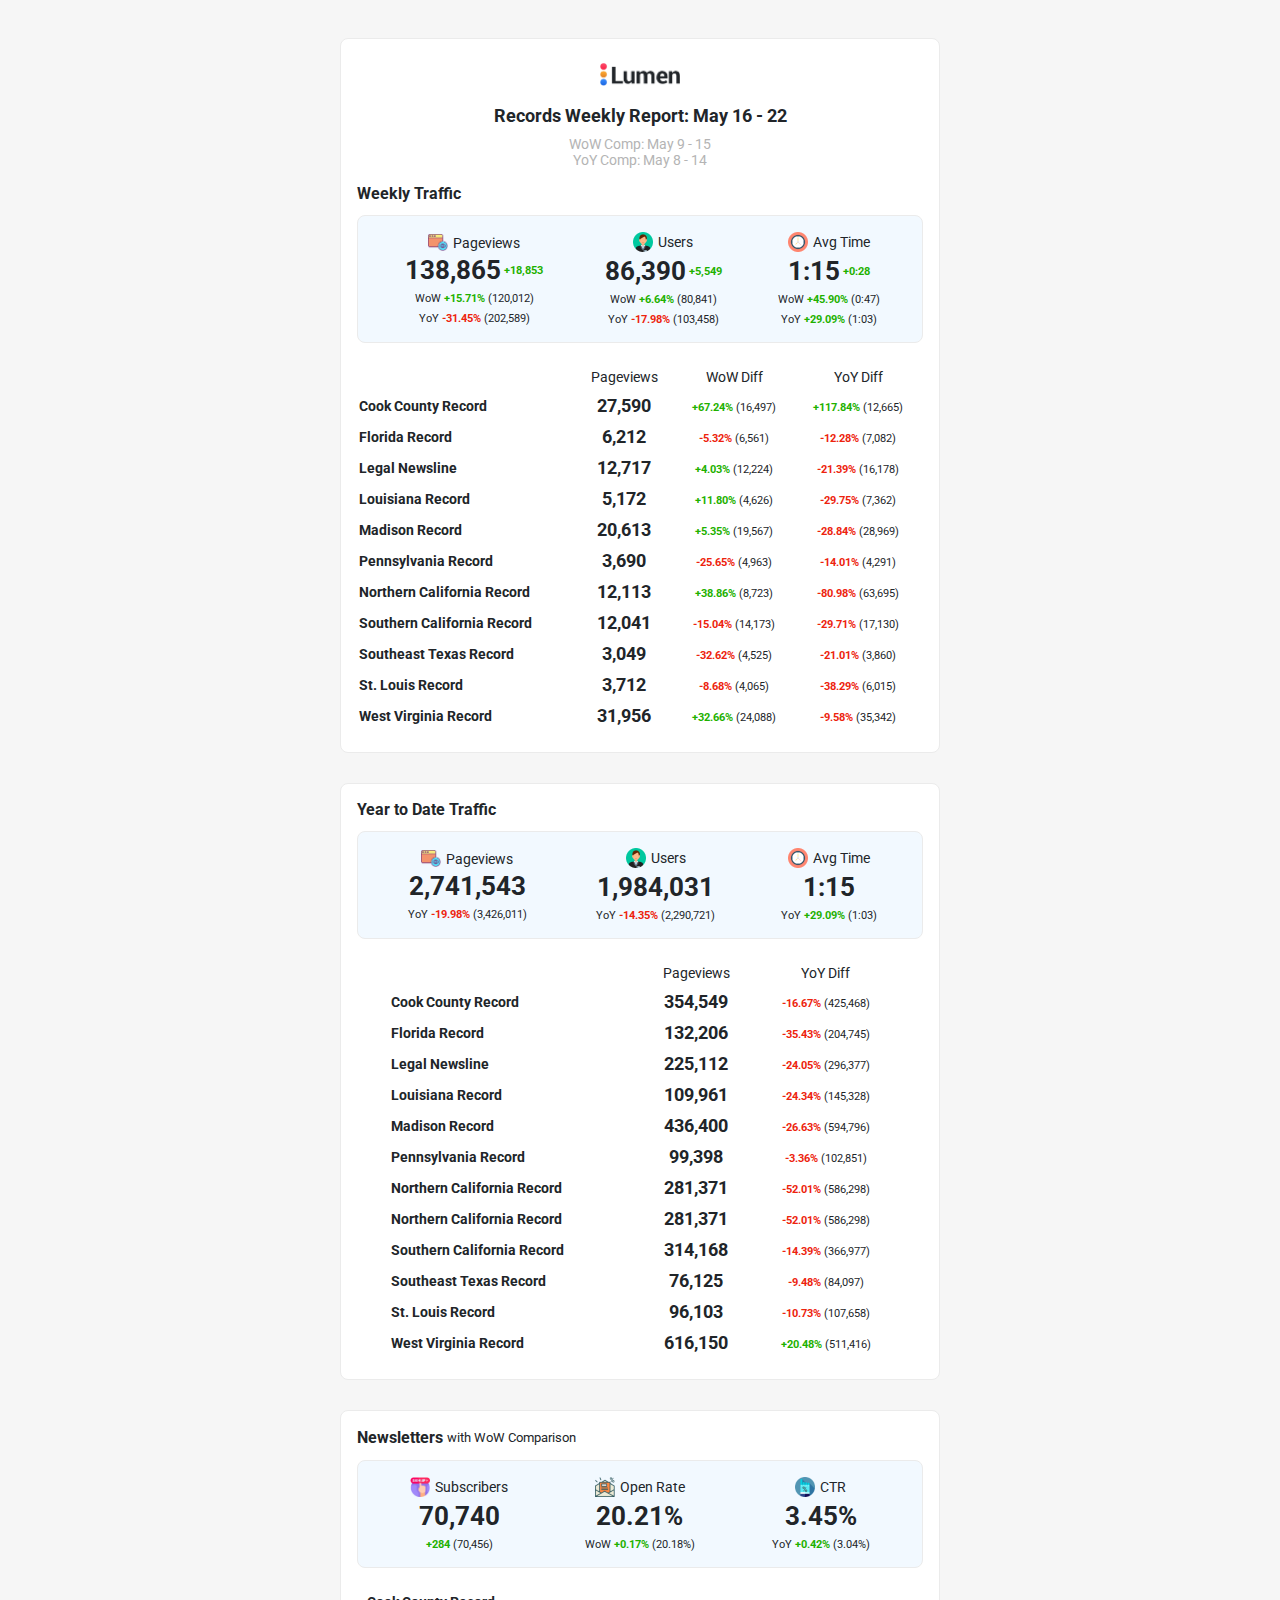
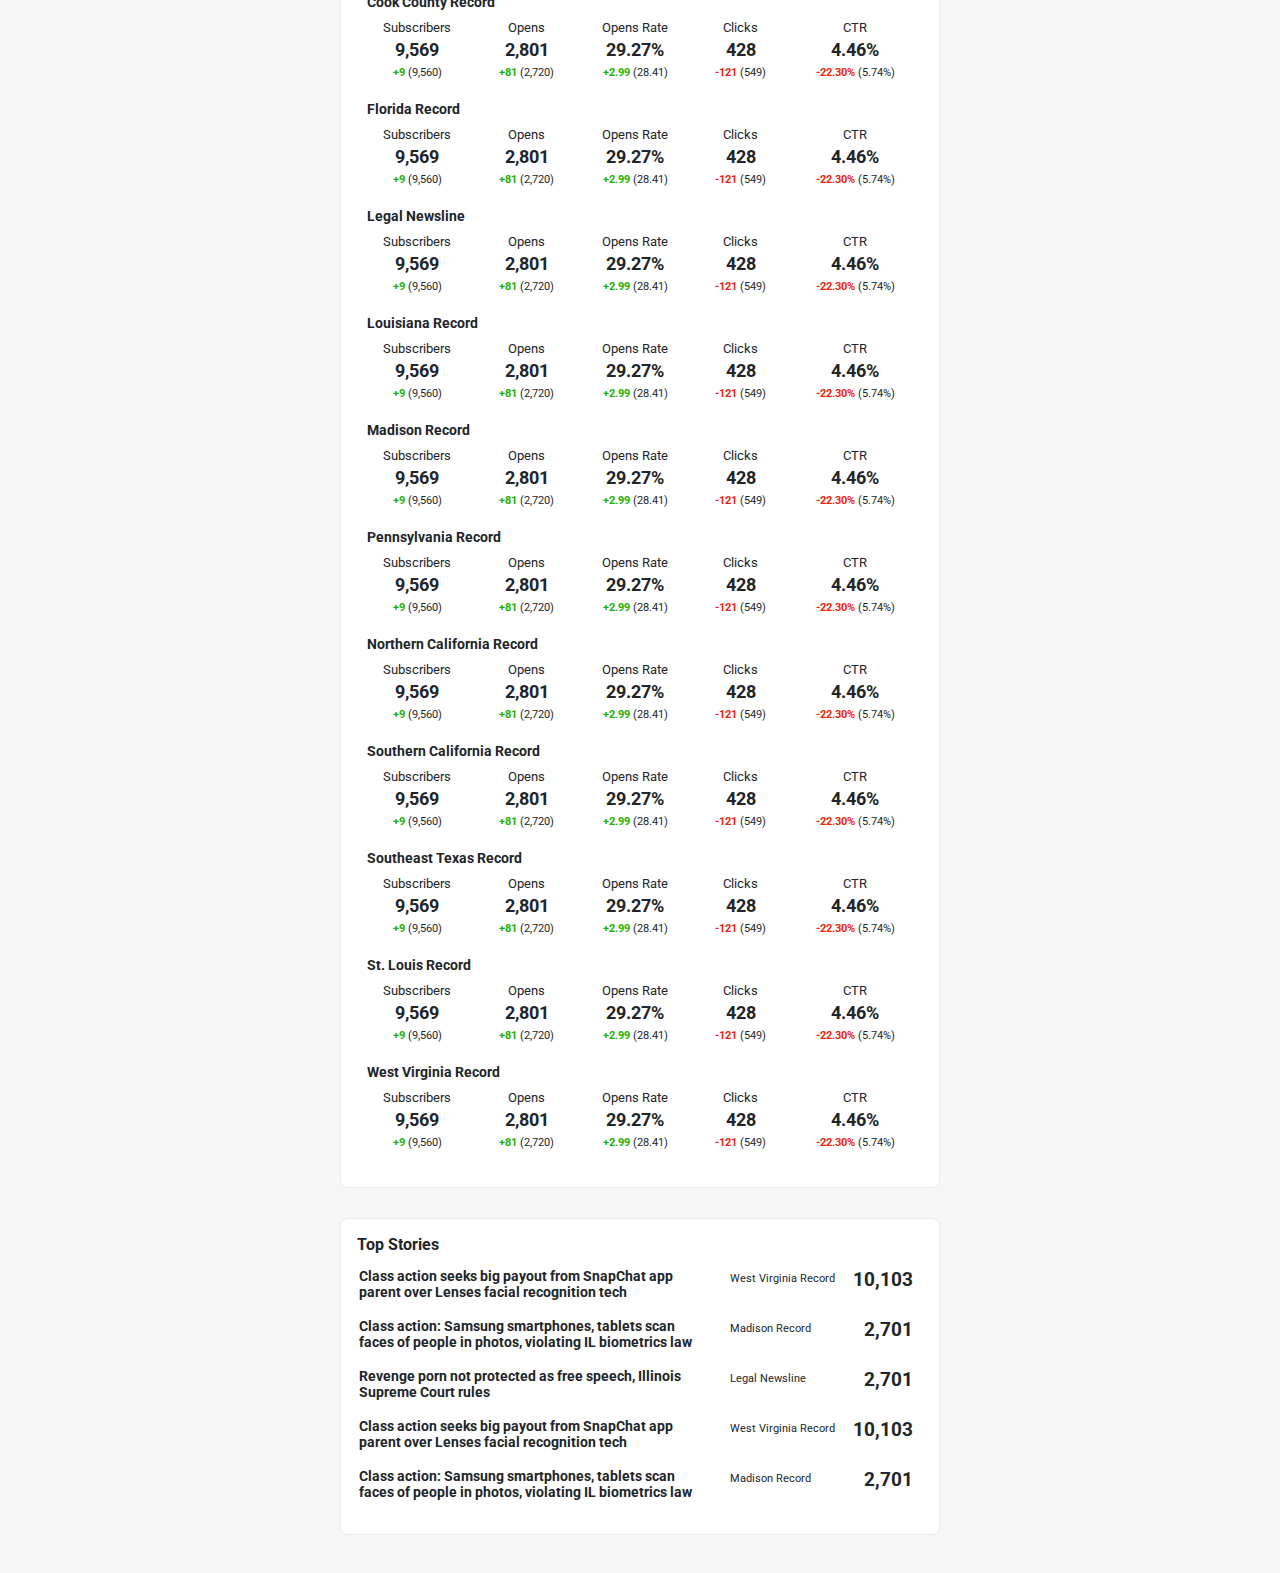
<file: email-network.html>
<!doctype html>
<html lang="en">
	<head>
		<meta charset="utf-8">
		<title>Lumen</title>
		<meta name="viewport" content="width=device-width, initial-scale=1, shrink-to-fit=no">
		<link rel="stylesheet" href="css/emails.css">
	</head>
	
	<body>

		<div class="email-container">
			<div class="email-card">
				<div class="text-center">
					<div class="mt-2">
						<img src="img/brand.png" alt="" width="80">
					</div>			
					<div class="report">Records Weekly Report: May 16 - 22</div>
					<div class="dates">WoW Comp: May 9 - 15</div>
					<div class="dates mt-0">YoY Comp: May 8 - 14</div>
				</div>
				<div class="title mt-3">Weekly Traffic</div>
				<div class="email-card-gray">
					<table class="table-email">
						<thead>
							<tr>
								<td>
									<div>
										<img src="img/email-2.png" alt="" width="20" class="vam">
										<span class="vam published">Pageviews</span>
									</div>
									<div class="mt-1">
										<span class="vam number-small">138,865</span>
										<span class="vam success">+18,853</span>
									</div>
									<div class="mt-1">
										<span class="vam fz-11">WoW</span>
										<span class="vam success">+15.71%</span>
										<span class="vam fz-11">(120,012)</span>
									</div>
									<div class="mt-1">
										<span class="vam fz-11">YoY</span>
										<span class="vam fail">-31.45%</span>
										<span class="vam fz-11">(202,589)</span>
									</div>
								</td>
								<td>
									<div>
										<img src="img/email-3.png" alt="" width="20" class="vam">
										<span class="vam published">Users</span>
									</div>
									<div class="mt-1">
										<span class="vam number-small">86,390</span>
										<span class="vam success">+5,549</span>
									</div>
									<div class="mt-1">
										<span class="vam fz-11">WoW</span>
										<span class="vam success">+6.64%</span>
										<span class="vam fz-11">(80,841)</span>
									</div>
									<div class="mt-1">
										<span class="vam fz-11">YoY</span>
										<span class="vam fail">-17.98%</span>
										<span class="vam fz-11">(103,458)</span>
									</div>
								</td>
								<td>
									<div>
										<img src="img/email-4.png" alt="" width="20" class="vam">
										<span class="vam published">Avg Time</span>
									</div>
									<div class="mt-1">
										<span class="vam number-small">1:15</span>
										<span class="vam success">+0:28</span>
									</div>
									<div class="mt-1">
										<span class="vam fz-11">WoW</span>
										<span class="vam success">+45.90%</span>
										<span class="vam fz-11">(0:47)</span>
									</div>
									<div class="mt-1">
										<span class="vam fz-11">YoY</span>
										<span class="vam success">+29.09%</span>
										<span class="vam fz-11">(1:03)</span>
									</div>
								</td>
							</tr>
						</thead>
					</table>
				</div>
				<div class="table-box mt-4">
					<table class="table-black table-statistics">
						<thead>
							<tr>
								<td></td>
								<td>
									<div>Pageviews</div>
								</td>
								<td>
									<div>WoW Diff</div>
								</td>
								<td>
									<div>YoY Diff</div>
								</td>
							</tr>
							<tr>
								<td class="fw-bold">Cook County Record</td>
								<td>
									<div class="number">27,590</div>
								</td>
								<td>
									<span class="vam success">+67.24%</span>
									<span class="vam fz-11">(16,497)</span>
								</td>
								<td>
									<span class="vam success">+117.84%</span>
									<span class="vam fz-11">(12,665)</span>
								</td>
							</tr>
							<tr>
								<td class="fw-bold">Florida Record</td>
								<td>
									<div class="number">6,212</div>
								</td>
								<td>
									<span class="vam fail">-5.32%</span>
									<span class="vam fz-11">(6,561)</span>
								</td>
								<td>
									<span class="vam fail">-12.28%</span>
									<span class="vam fz-11">(7,082)</span>
								</td>
							</tr>
							<tr>
								<td class="fw-bold">Legal Newsline</td>
								<td>
									<div class="number">12,717</div>
								</td>
								<td>
									<span class="vam success">+4.03%</span>
									<span class="vam fz-11">(12,224)</span>
								</td>
								<td>
									<span class="vam fail">-21.39%</span>
									<span class="vam fz-11">(16,178)</span>
								</td>
							</tr>
							<tr>
								<td class="fw-bold">Louisiana Record</td>
								<td>
									<div class="number">5,172</div>
								</td>
								<td>
									<span class="vam success">+11.80%</span>
									<span class="vam fz-11">(4,626)</span>
								</td>
								<td>
									<span class="vam fail">-29.75%</span>
									<span class="vam fz-11">(7,362)</span>
								</td>
							</tr>
							<tr>
								<td class="fw-bold">Madison Record</td>
								<td>
									<div class="number">20,613</div>
								</td>
								<td>
									<span class="vam success">+5.35%</span>
									<span class="vam fz-11">(19,567)</span>
								</td>
								<td>
									<span class="vam fail">-28.84%</span>
									<span class="vam fz-11">(28,969)</span>
								</td>
							</tr>
							<tr>
								<td class="fw-bold">Pennsylvania Record</td>
								<td>
									<div class="number">3,690</div>
								</td>
								<td>
									<span class="vam fail">-25.65%</span>
									<span class="vam fz-11">(4,963)</span>
								</td>
								<td>
									<span class="vam fail">-14.01%</span>
									<span class="vam fz-11">(4,291)</span>
								</td>
							</tr>
							<tr>
								<td class="fw-bold">Northern California Record</td>
								<td>
									<div class="number">12,113</div>
								</td>
								<td>
									<span class="vam success">+38.86%</span>
									<span class="vam fz-11">(8,723)</span>
								</td>
								<td>
									<span class="vam fail">-80.98%</span>
									<span class="vam fz-11">(63,695)</span>
								</td>
							</tr>
							<tr>
								<td class="fw-bold">Southern California Record</td>
								<td>
									<div class="number">12,041</div>
								</td>
								<td>
									<span class="vam fail">-15.04%</span>
									<span class="vam fz-11">(14,173)</span>
								</td>
								<td>
									<span class="vam fail">-29.71%</span>
									<span class="vam fz-11">(17,130)</span>
								</td>
							</tr>
							<tr>
								<td class="fw-bold">Southeast Texas Record</td>
								<td>
									<div class="number">3,049</div>
								</td>
								<td>
									<span class="vam fail">-32.62%</span>
									<span class="vam fz-11">(4,525)</span>
								</td>
								<td>
									<span class="vam fail">-21.01%</span>
									<span class="vam fz-11">(3,860)</span>
								</td>
							</tr>
							<tr>
								<td class="fw-bold">St. Louis Record</td>
								<td>
									<div class="number">3,712</div>
								</td>
								<td>
									<span class="vam fail">-8.68%</span>
									<span class="vam fz-11">(4,065)</span>
								</td>
								<td>
									<span class="vam fail">-38.29%</span>
									<span class="vam fz-11">(6,015)</span>
								</td>
							</tr>
							<tr>
								<td class="fw-bold">West Virginia Record</td>
								<td>
									<div class="number">31,956</div>
								</td>
								<td>
									<span class="vam success">+32.66%</span>
									<span class="vam fz-11">(24,088)</span>
								</td>
								<td>
									<span class="vam fail">-9.58%</span>
									<span class="vam fz-11">(35,342)</span>
								</td>
							</tr>
						</thead>
					</table>
				</div>
			</div>
			<div class="email-card">
				<div class="title">Year to Date Traffic</div>
				<div class="email-card-gray">
					<table class="table-email">
						<thead>
							<tr>
								<td>
									<div>
										<img src="img/email-2.png" alt="" width="20" class="vam">
										<span class="vam published">Pageviews</span>
									</div>
									<div class="mt-1">
										<span class="number-small">2,741,543</span>
									</div>
									<div class="mt-1">
										<span class="vam fz-11">YoY</span>
										<span class="vam fail">-19.98%</span>
										<span class="vam fz-11">(3,426,011)</span>
									</div>
								</td>
								<td>
									<div>
										<img src="img/email-3.png" alt="" width="20" class="vam">
										<span class="vam published">Users</span>
									</div>
									<div class="mt-1">
										<span class="number-small">1,984,031</span>
									</div>
									<div class="mt-1">
										<span class="vam fz-11">YoY</span>
										<span class="vam fail">-14.35%</span>
										<span class="vam fz-11">(2,290,721)</span>
									</div>
								</td>
								<td>
									<div>
										<img src="img/email-4.png" alt="" width="20" class="vam">
										<span class="vam published">Avg Time</span>
									</div>
									<div class="mt-1">
										<span class="number-small">1:15</span>
									</div>
									<div class="mt-1">
										<span class="vam fz-11">YoY</span>
										<span class="vam success">+29.09%</span>
										<span class="vam fz-11">(1:03)</span>
									</div>
								</td>
							</tr>
						</thead>
					</table>
				</div>
				<div class="table-box mt-4">
					<table class="table-black table-statistics table-statistics-small">
						<thead>
							<tr>
								<td></td>
								<td></td>
								<td>
									<div>Pageviews</div>
								</td>
								<td>
									<div>YoY Diff</div>
								</td>
								<td></td>
							</tr>
							<tr>
								<td></td>
								<td class="fw-bold">Cook County Record</td>
								<td>
									<div class="number">354,549</div>
								</td>
								<td>
									<span class="vam fail">-16.67%</span>
									<span class="vam fz-11">(425,468)</span>
								</td>
								<td></td>
							</tr>
							<tr>
								<td></td>
								<td class="fw-bold">Florida Record</td>
								<td>
									<div class="number">132,206</div>
								</td>
								<td>
									<span class="vam fail">-35.43%</span>
									<span class="vam fz-11">(204,745)</span>
								</td>
								<td></td>
							</tr>
							<tr>
								<td></td>
								<td class="fw-bold">Legal Newsline</td>
								<td>
									<div class="number">225,112</div>
								</td>
								<td>
									<span class="vam fail">-24.05%</span>
									<span class="vam fz-11">(296,377)</span>
								</td>
								<td></td>
							</tr>
							<tr>
								<td></td>
								<td class="fw-bold">Louisiana Record</td>
								<td>
									<div class="number">109,961</div>
								</td>
								<td>
									<span class="vam fail">-24.34%</span>
									<span class="vam fz-11">(145,328)</span>
								</td>
								<td></td>
							</tr>
							<tr>
								<td></td>
								<td class="fw-bold">Madison Record</td>
								<td>
									<div class="number">436,400</div>
								</td>
								<td>
									<span class="vam fail">-26.63%</span>
									<span class="vam fz-11">(594,796)</span>
								</td>
								<td></td>
							</tr>
							<tr>
								<td></td>
								<td class="fw-bold">Pennsylvania Record</td>
								<td>
									<div class="number">99,398</div>
								</td>
								<td>
									<span class="vam fail">-3.36%</span>
									<span class="vam fz-11">(102,851)</span>
								</td>
								<td></td>
							</tr>
							<tr>
								<td></td>
								<td class="fw-bold">Northern California Record</td>
								<td>
									<div class="number">281,371</div>
								</td>
								<td>
									<span class="vam fail">-52.01%</span>
									<span class="vam fz-11">(586,298)</span>
								</td>
								<td></td>
							</tr>
							<tr>
								<td></td>
								<td class="fw-bold">Northern California Record</td>
								<td>
									<div class="number">281,371</div>
								</td>
								<td>
									<span class="vam fail">-52.01%</span>
									<span class="vam fz-11">(586,298)</span>
								</td>
								<td></td>
							</tr>
							<tr>
								<td></td>
								<td class="fw-bold">Southern California Record</td>
								<td>
									<div class="number">314,168</div>
								</td>
								<td>
									<span class="vam fail">-14.39%</span>
									<span class="vam fz-11">(366,977)</span>
								</td>
								<td></td>
							</tr>
							<tr>
								<td></td>
								<td class="fw-bold">Southeast Texas Record</td>
								<td>
									<div class="number">76,125</div>
								</td>
								<td>
									<span class="vam fail">-9.48%</span>
									<span class="vam fz-11">(84,097)</span>
								</td>
								<td></td>
							</tr>
							<tr>
								<td></td>
								<td class="fw-bold">St. Louis Record</td>
								<td>
									<div class="number">96,103</div>
								</td>
								<td>
									<span class="vam fail">-10.73%</span>
									<span class="vam fz-11">(107,658)</span>
								</td>
								<td></td>
							</tr>
							<tr>
								<td></td>
								<td class="fw-bold">West Virginia Record</td>
								<td>
									<div class="number">616,150</div>
								</td>
								<td>
									<span class="vam success">+20.48%</span>
									<span class="vam fz-11">(511,416)</span>
								</td>
								<td></td>
							</tr>
						</thead>
					</table>
				</div>
			</div>
			<div class="email-card">
				<div class="title">	
					<span class="vam">Newsletters</span>
					<span class="fw-normal vam fz-13">with WoW Comparison</span>
				</div>
				<div class="email-card-gray">
					<table class="table-email">
						<thead>
							<tr>
								<td>
									<div>
										<img src="img/email-5.png" alt="" width="20" class="vam">
										<span class="vam published">Subscribers</span>
									</div>
									<div class="mt-1">
										<span class="number-small">70,740</span>
									</div>
									<div class="mt-1">
										<span class="vam success">+284</span>
										<span class="vam fz-11">(70,456)</span>
									</div>
								</td>
								<td>
									<div>
										<img src="img/email-6.png" alt="" width="20" class="vam">
										<span class="vam published">Open Rate</span>
									</div>
									<div class="mt-1">
										<span class="number-small">20.21%</span>
									</div>
									<div class="mt-1">
										<span class="vam fz-11">WoW</span>
										<span class="vam success">+0.17%</span>
										<span class="vam fz-11">(20.18%)</span>
									</div>
								</td>
								<td>
									<div>
										<img src="img/email-7.png" alt="" width="20" class="vam">
										<span class="vam published">CTR</span>
									</div>
									<div class="mt-1">
										<span class="number-small">3.45%</span>
									</div>
									<div class="mt-1">
										<span class="vam fz-11">YoY</span>
										<span class="vam success">+0.42%</span>
										<span class="vam fz-11">(3.04%)</span>
									</div>
								</td>
							</tr>
						</thead>
					</table>
				</div>
				<div class="table-box mt-4">
					<table class="table-email table-newsletters">
						<thead>
							<tr class="record-title">
								<td colspan="5">Cook County Record</td>
							</tr>
							<tr>
								<td>
									<div>
										<span>Subscribers</span>
									</div>
									<div class="mt-1">
										<span class="number-smallest">9,569</span>
									</div>
									<div class="mt-1">
										<span class="vam success">+9</span>
										<span class="vam fz-11">(9,560)</span>
									</div>
								</td>
								<td>
									<div>
										<span>Opens</span>
									</div>
									<div class="mt-1">
										<span class="number-smallest">2,801</span>
									</div>
									<div class="mt-1">
										<span class="vam success">+81</span>
										<span class="vam fz-11">(2,720)</span>
									</div>
								</td>
								<td>
									<div>
										<span>Opens Rate</span>
									</div>
									<div class="mt-1">
										<span class="number-smallest">29.27%</span>
									</div>
									<div class="mt-1">
										<span class="vam success">+2.99</span>
										<span class="vam fz-11">(28.41)</span>
									</div>
								</td>
								<td>
									<div>
										<span>Clicks</span>
									</div>
									<div class="mt-1">
										<span class="number-smallest">428</span>
									</div>
									<div class="mt-1">
										<span class="vam fail">-121</span>
										<span class="vam fz-11">(549)</span>
									</div>
								</td>
								<td>
									<div>
										<span>CTR</span>
									</div>
									<div class="mt-1">
										<span class="number-smallest">4.46%</span>
									</div>
									<div class="mt-1">
										<span class="vam fail">-22.30%</span>
										<span class="vam fz-11">(5.74%)</span>
									</div>
								</td>
							</tr>
							<tr class="record-title">
								<td colspan="5">Florida Record</td>
							</tr>
							<tr>
								<td>
									<div>
										<span>Subscribers</span>
									</div>
									<div class="mt-1">
										<span class="number-smallest">9,569</span>
									</div>
									<div class="mt-1">
										<span class="vam success">+9</span>
										<span class="vam fz-11">(9,560)</span>
									</div>
								</td>
								<td>
									<div>
										<span>Opens</span>
									</div>
									<div class="mt-1">
										<span class="number-smallest">2,801</span>
									</div>
									<div class="mt-1">
										<span class="vam success">+81</span>
										<span class="vam fz-11">(2,720)</span>
									</div>
								</td>
								<td>
									<div>
										<span>Opens Rate</span>
									</div>
									<div class="mt-1">
										<span class="number-smallest">29.27%</span>
									</div>
									<div class="mt-1">
										<span class="vam success">+2.99</span>
										<span class="vam fz-11">(28.41)</span>
									</div>
								</td>
								<td>
									<div>
										<span>Clicks</span>
									</div>
									<div class="mt-1">
										<span class="number-smallest">428</span>
									</div>
									<div class="mt-1">
										<span class="vam fail">-121</span>
										<span class="vam fz-11">(549)</span>
									</div>
								</td>
								<td>
									<div>
										<span>CTR</span>
									</div>
									<div class="mt-1">
										<span class="number-smallest">4.46%</span>
									</div>
									<div class="mt-1">
										<span class="vam fail">-22.30%</span>
										<span class="vam fz-11">(5.74%)</span>
									</div>
								</td>
							</tr>
							<tr class="record-title">
								<td colspan="5">Legal Newsline</td>
							</tr>
							<tr>
								<td>
									<div>
										<span>Subscribers</span>
									</div>
									<div class="mt-1">
										<span class="number-smallest">9,569</span>
									</div>
									<div class="mt-1">
										<span class="vam success">+9</span>
										<span class="vam fz-11">(9,560)</span>
									</div>
								</td>
								<td>
									<div>
										<span>Opens</span>
									</div>
									<div class="mt-1">
										<span class="number-smallest">2,801</span>
									</div>
									<div class="mt-1">
										<span class="vam success">+81</span>
										<span class="vam fz-11">(2,720)</span>
									</div>
								</td>
								<td>
									<div>
										<span>Opens Rate</span>
									</div>
									<div class="mt-1">
										<span class="number-smallest">29.27%</span>
									</div>
									<div class="mt-1">
										<span class="vam success">+2.99</span>
										<span class="vam fz-11">(28.41)</span>
									</div>
								</td>
								<td>
									<div>
										<span>Clicks</span>
									</div>
									<div class="mt-1">
										<span class="number-smallest">428</span>
									</div>
									<div class="mt-1">
										<span class="vam fail">-121</span>
										<span class="vam fz-11">(549)</span>
									</div>
								</td>
								<td>
									<div>
										<span>CTR</span>
									</div>
									<div class="mt-1">
										<span class="number-smallest">4.46%</span>
									</div>
									<div class="mt-1">
										<span class="vam fail">-22.30%</span>
										<span class="vam fz-11">(5.74%)</span>
									</div>
								</td>
							</tr>
							<tr class="record-title">
								<td colspan="5">Louisiana Record</td>
							</tr>
							<tr>
								<td>
									<div>
										<span>Subscribers</span>
									</div>
									<div class="mt-1">
										<span class="number-smallest">9,569</span>
									</div>
									<div class="mt-1">
										<span class="vam success">+9</span>
										<span class="vam fz-11">(9,560)</span>
									</div>
								</td>
								<td>
									<div>
										<span>Opens</span>
									</div>
									<div class="mt-1">
										<span class="number-smallest">2,801</span>
									</div>
									<div class="mt-1">
										<span class="vam success">+81</span>
										<span class="vam fz-11">(2,720)</span>
									</div>
								</td>
								<td>
									<div>
										<span>Opens Rate</span>
									</div>
									<div class="mt-1">
										<span class="number-smallest">29.27%</span>
									</div>
									<div class="mt-1">
										<span class="vam success">+2.99</span>
										<span class="vam fz-11">(28.41)</span>
									</div>
								</td>
								<td>
									<div>
										<span>Clicks</span>
									</div>
									<div class="mt-1">
										<span class="number-smallest">428</span>
									</div>
									<div class="mt-1">
										<span class="vam fail">-121</span>
										<span class="vam fz-11">(549)</span>
									</div>
								</td>
								<td>
									<div>
										<span>CTR</span>
									</div>
									<div class="mt-1">
										<span class="number-smallest">4.46%</span>
									</div>
									<div class="mt-1">
										<span class="vam fail">-22.30%</span>
										<span class="vam fz-11">(5.74%)</span>
									</div>
								</td>
							</tr>
							<tr class="record-title">
								<td colspan="5">Madison Record</td>
							</tr>
							<tr>
								<td>
									<div>
										<span>Subscribers</span>
									</div>
									<div class="mt-1">
										<span class="number-smallest">9,569</span>
									</div>
									<div class="mt-1">
										<span class="vam success">+9</span>
										<span class="vam fz-11">(9,560)</span>
									</div>
								</td>
								<td>
									<div>
										<span>Opens</span>
									</div>
									<div class="mt-1">
										<span class="number-smallest">2,801</span>
									</div>
									<div class="mt-1">
										<span class="vam success">+81</span>
										<span class="vam fz-11">(2,720)</span>
									</div>
								</td>
								<td>
									<div>
										<span>Opens Rate</span>
									</div>
									<div class="mt-1">
										<span class="number-smallest">29.27%</span>
									</div>
									<div class="mt-1">
										<span class="vam success">+2.99</span>
										<span class="vam fz-11">(28.41)</span>
									</div>
								</td>
								<td>
									<div>
										<span>Clicks</span>
									</div>
									<div class="mt-1">
										<span class="number-smallest">428</span>
									</div>
									<div class="mt-1">
										<span class="vam fail">-121</span>
										<span class="vam fz-11">(549)</span>
									</div>
								</td>
								<td>
									<div>
										<span>CTR</span>
									</div>
									<div class="mt-1">
										<span class="number-smallest">4.46%</span>
									</div>
									<div class="mt-1">
										<span class="vam fail">-22.30%</span>
										<span class="vam fz-11">(5.74%)</span>
									</div>
								</td>
							</tr>
							<tr class="record-title">
								<td colspan="5">Pennsylvania Record</td>
							</tr>
							<tr>
								<td>
									<div>
										<span>Subscribers</span>
									</div>
									<div class="mt-1">
										<span class="number-smallest">9,569</span>
									</div>
									<div class="mt-1">
										<span class="vam success">+9</span>
										<span class="vam fz-11">(9,560)</span>
									</div>
								</td>
								<td>
									<div>
										<span>Opens</span>
									</div>
									<div class="mt-1">
										<span class="number-smallest">2,801</span>
									</div>
									<div class="mt-1">
										<span class="vam success">+81</span>
										<span class="vam fz-11">(2,720)</span>
									</div>
								</td>
								<td>
									<div>
										<span>Opens Rate</span>
									</div>
									<div class="mt-1">
										<span class="number-smallest">29.27%</span>
									</div>
									<div class="mt-1">
										<span class="vam success">+2.99</span>
										<span class="vam fz-11">(28.41)</span>
									</div>
								</td>
								<td>
									<div>
										<span>Clicks</span>
									</div>
									<div class="mt-1">
										<span class="number-smallest">428</span>
									</div>
									<div class="mt-1">
										<span class="vam fail">-121</span>
										<span class="vam fz-11">(549)</span>
									</div>
								</td>
								<td>
									<div>
										<span>CTR</span>
									</div>
									<div class="mt-1">
										<span class="number-smallest">4.46%</span>
									</div>
									<div class="mt-1">
										<span class="vam fail">-22.30%</span>
										<span class="vam fz-11">(5.74%)</span>
									</div>
								</td>
							</tr>
							<tr class="record-title">
								<td colspan="5">Northern California Record</td>
							</tr>
							<tr>
								<td>
									<div>
										<span>Subscribers</span>
									</div>
									<div class="mt-1">
										<span class="number-smallest">9,569</span>
									</div>
									<div class="mt-1">
										<span class="vam success">+9</span>
										<span class="vam fz-11">(9,560)</span>
									</div>
								</td>
								<td>
									<div>
										<span>Opens</span>
									</div>
									<div class="mt-1">
										<span class="number-smallest">2,801</span>
									</div>
									<div class="mt-1">
										<span class="vam success">+81</span>
										<span class="vam fz-11">(2,720)</span>
									</div>
								</td>
								<td>
									<div>
										<span>Opens Rate</span>
									</div>
									<div class="mt-1">
										<span class="number-smallest">29.27%</span>
									</div>
									<div class="mt-1">
										<span class="vam success">+2.99</span>
										<span class="vam fz-11">(28.41)</span>
									</div>
								</td>
								<td>
									<div>
										<span>Clicks</span>
									</div>
									<div class="mt-1">
										<span class="number-smallest">428</span>
									</div>
									<div class="mt-1">
										<span class="vam fail">-121</span>
										<span class="vam fz-11">(549)</span>
									</div>
								</td>
								<td>
									<div>
										<span>CTR</span>
									</div>
									<div class="mt-1">
										<span class="number-smallest">4.46%</span>
									</div>
									<div class="mt-1">
										<span class="vam fail">-22.30%</span>
										<span class="vam fz-11">(5.74%)</span>
									</div>
								</td>
							</tr>
							<tr class="record-title">
								<td colspan="5">Southern California Record</td>
							</tr>
							<tr>
								<td>
									<div>
										<span>Subscribers</span>
									</div>
									<div class="mt-1">
										<span class="number-smallest">9,569</span>
									</div>
									<div class="mt-1">
										<span class="vam success">+9</span>
										<span class="vam fz-11">(9,560)</span>
									</div>
								</td>
								<td>
									<div>
										<span>Opens</span>
									</div>
									<div class="mt-1">
										<span class="number-smallest">2,801</span>
									</div>
									<div class="mt-1">
										<span class="vam success">+81</span>
										<span class="vam fz-11">(2,720)</span>
									</div>
								</td>
								<td>
									<div>
										<span>Opens Rate</span>
									</div>
									<div class="mt-1">
										<span class="number-smallest">29.27%</span>
									</div>
									<div class="mt-1">
										<span class="vam success">+2.99</span>
										<span class="vam fz-11">(28.41)</span>
									</div>
								</td>
								<td>
									<div>
										<span>Clicks</span>
									</div>
									<div class="mt-1">
										<span class="number-smallest">428</span>
									</div>
									<div class="mt-1">
										<span class="vam fail">-121</span>
										<span class="vam fz-11">(549)</span>
									</div>
								</td>
								<td>
									<div>
										<span>CTR</span>
									</div>
									<div class="mt-1">
										<span class="number-smallest">4.46%</span>
									</div>
									<div class="mt-1">
										<span class="vam fail">-22.30%</span>
										<span class="vam fz-11">(5.74%)</span>
									</div>
								</td>
							</tr>
							<tr class="record-title">
								<td colspan="5">Southeast Texas Record</td>
							</tr>
							<tr>
								<td>
									<div>
										<span>Subscribers</span>
									</div>
									<div class="mt-1">
										<span class="number-smallest">9,569</span>
									</div>
									<div class="mt-1">
										<span class="vam success">+9</span>
										<span class="vam fz-11">(9,560)</span>
									</div>
								</td>
								<td>
									<div>
										<span>Opens</span>
									</div>
									<div class="mt-1">
										<span class="number-smallest">2,801</span>
									</div>
									<div class="mt-1">
										<span class="vam success">+81</span>
										<span class="vam fz-11">(2,720)</span>
									</div>
								</td>
								<td>
									<div>
										<span>Opens Rate</span>
									</div>
									<div class="mt-1">
										<span class="number-smallest">29.27%</span>
									</div>
									<div class="mt-1">
										<span class="vam success">+2.99</span>
										<span class="vam fz-11">(28.41)</span>
									</div>
								</td>
								<td>
									<div>
										<span>Clicks</span>
									</div>
									<div class="mt-1">
										<span class="number-smallest">428</span>
									</div>
									<div class="mt-1">
										<span class="vam fail">-121</span>
										<span class="vam fz-11">(549)</span>
									</div>
								</td>
								<td>
									<div>
										<span>CTR</span>
									</div>
									<div class="mt-1">
										<span class="number-smallest">4.46%</span>
									</div>
									<div class="mt-1">
										<span class="vam fail">-22.30%</span>
										<span class="vam fz-11">(5.74%)</span>
									</div>
								</td>
							</tr>
							<tr class="record-title">
								<td colspan="5">St. Louis Record</td>
							</tr>
							<tr>
								<td>
									<div>
										<span>Subscribers</span>
									</div>
									<div class="mt-1">
										<span class="number-smallest">9,569</span>
									</div>
									<div class="mt-1">
										<span class="vam success">+9</span>
										<span class="vam fz-11">(9,560)</span>
									</div>
								</td>
								<td>
									<div>
										<span>Opens</span>
									</div>
									<div class="mt-1">
										<span class="number-smallest">2,801</span>
									</div>
									<div class="mt-1">
										<span class="vam success">+81</span>
										<span class="vam fz-11">(2,720)</span>
									</div>
								</td>
								<td>
									<div>
										<span>Opens Rate</span>
									</div>
									<div class="mt-1">
										<span class="number-smallest">29.27%</span>
									</div>
									<div class="mt-1">
										<span class="vam success">+2.99</span>
										<span class="vam fz-11">(28.41)</span>
									</div>
								</td>
								<td>
									<div>
										<span>Clicks</span>
									</div>
									<div class="mt-1">
										<span class="number-smallest">428</span>
									</div>
									<div class="mt-1">
										<span class="vam fail">-121</span>
										<span class="vam fz-11">(549)</span>
									</div>
								</td>
								<td>
									<div>
										<span>CTR</span>
									</div>
									<div class="mt-1">
										<span class="number-smallest">4.46%</span>
									</div>
									<div class="mt-1">
										<span class="vam fail">-22.30%</span>
										<span class="vam fz-11">(5.74%)</span>
									</div>
								</td>
							</tr>
							<tr class="record-title">
								<td colspan="5">West Virginia Record</td>
							</tr>
							<tr>
								<td>
									<div>
										<span>Subscribers</span>
									</div>
									<div class="mt-1">
										<span class="number-smallest">9,569</span>
									</div>
									<div class="mt-1">
										<span class="vam success">+9</span>
										<span class="vam fz-11">(9,560)</span>
									</div>
								</td>
								<td>
									<div>
										<span>Opens</span>
									</div>
									<div class="mt-1">
										<span class="number-smallest">2,801</span>
									</div>
									<div class="mt-1">
										<span class="vam success">+81</span>
										<span class="vam fz-11">(2,720)</span>
									</div>
								</td>
								<td>
									<div>
										<span>Opens Rate</span>
									</div>
									<div class="mt-1">
										<span class="number-smallest">29.27%</span>
									</div>
									<div class="mt-1">
										<span class="vam success">+2.99</span>
										<span class="vam fz-11">(28.41)</span>
									</div>
								</td>
								<td>
									<div>
										<span>Clicks</span>
									</div>
									<div class="mt-1">
										<span class="number-smallest">428</span>
									</div>
									<div class="mt-1">
										<span class="vam fail">-121</span>
										<span class="vam fz-11">(549)</span>
									</div>
								</td>
								<td>
									<div>
										<span>CTR</span>
									</div>
									<div class="mt-1">
										<span class="number-smallest">4.46%</span>
									</div>
									<div class="mt-1">
										<span class="vam fail">-22.30%</span>
										<span class="vam fz-11">(5.74%)</span>
									</div>
								</td>
							</tr>
						</thead>
					</table>
				</div>
			</div>
			<div class="email-card">
				<div class="title">Top Stories</div>
				<div class="table-box">
					<table class="table-black">
						<thead>
							<tr>
								<td>
									<div class="fw-bold">Class action seeks big payout from SnapChat app parent over Lenses facial recognition tech</div>
								</td>
								<td>
									<div class="newspaper">West Virginia Record</div>
								</td>
								<td>
									<div class="number">10,103</div>
								</td>
							</tr>
							<tr>
								<td>
									<div class="fw-bold">Class action: Samsung smartphones, tablets scan faces of people in photos, violating IL biometrics law</div>
								</td>
								<td>
									<div class="newspaper">Madison Record</div>
								</td>
								<td>
									<div class="number">2,701</div>
								</td>
							</tr>
							<tr>
								<td>
									<div class="fw-bold">Revenge porn not protected as free speech, Illinois Supreme Court rules</div>
								</td>
								<td>
									<div class="newspaper">Legal Newsline</div>
								</td>
								<td>
									<div class="number">2,701</div>
								</td>
							</tr>
							<tr>
								<td>
									<div class="fw-bold">Class action seeks big payout from SnapChat app parent over Lenses facial recognition tech</div>
								</td>
								<td>
									<div class="newspaper">West Virginia Record</div>
								</td>
								<td>
									<div class="number">10,103</div>
								</td>
							</tr>
							<tr>
								<td>
									<div class="fw-bold">Class action: Samsung smartphones, tablets scan faces of people in photos, violating IL biometrics law</div>
								</td>
								<td>
									<div class="newspaper">Madison Record</div>
								</td>
								<td>
									<div class="number">2,701</div>
								</td>
							</tr>
						</thead>
					</table>					
				</div>
			</div>
		</div>

	</body>
</html>
</file>
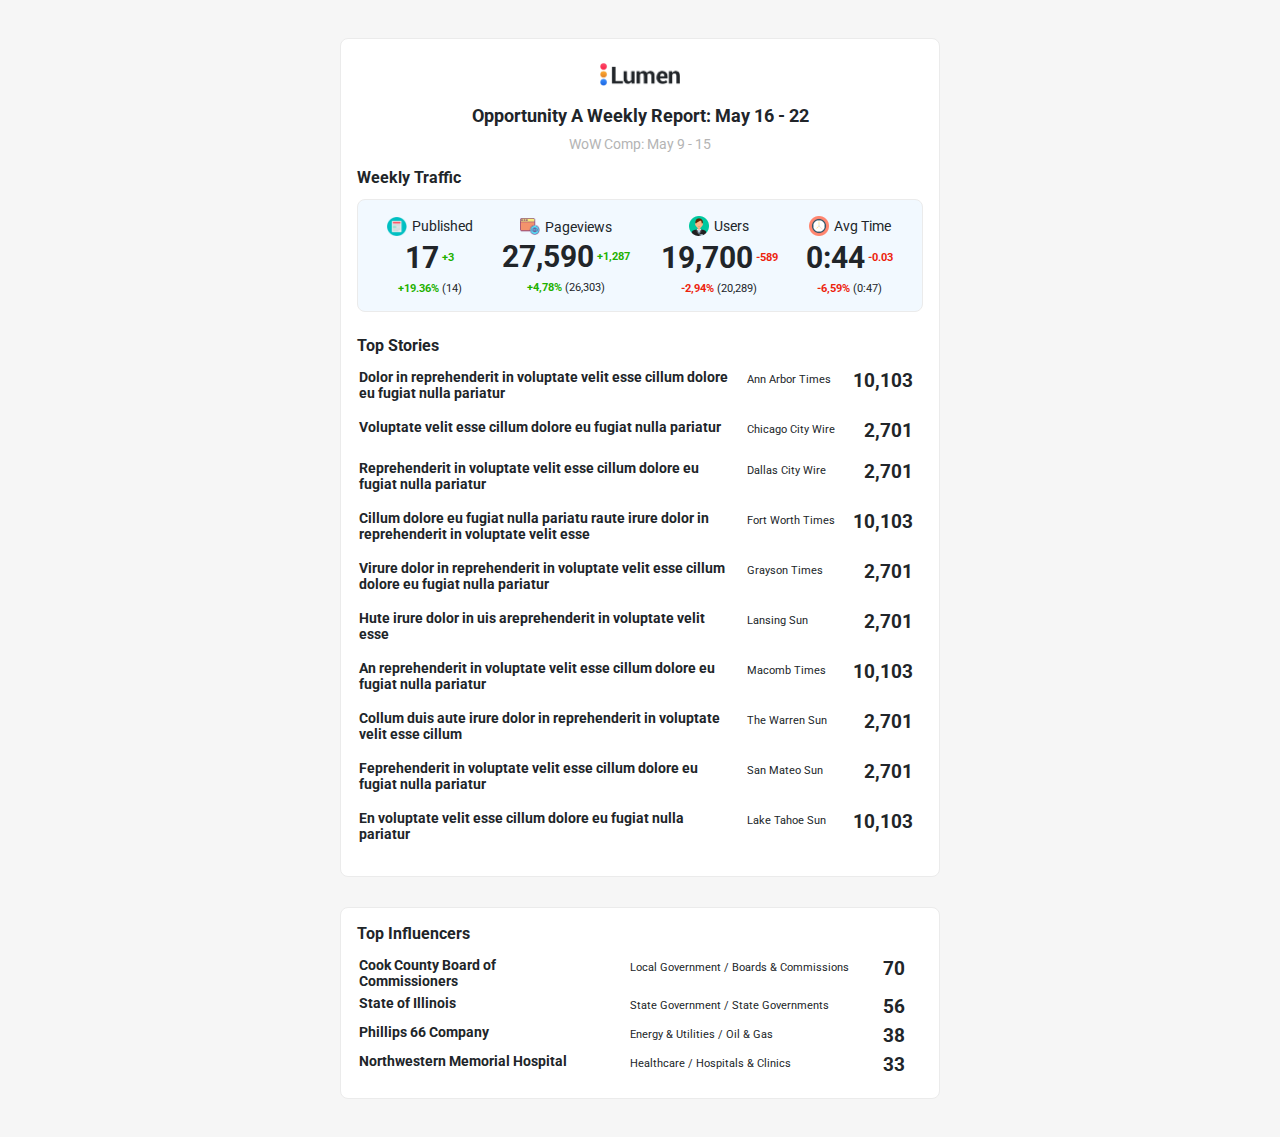
<file: email-opportunity.html>
<!doctype html>
<html lang="en">
	<head>
		<meta charset="utf-8">
		<title>Lumen</title>
		<meta name="viewport" content="width=device-width, initial-scale=1, shrink-to-fit=no">
		<link rel="stylesheet" href="css/emails.css">
	</head>
	
	<body>

		<div class="email-container">
			<div class="email-card">
				<div class="text-center">
					<div class="mt-2">
						<img src="img/brand.png" alt="" width="80">
					</div>			
					<div class="report">Opportunity A Weekly Report: May 16 - 22</div>
					<div class="dates">WoW Comp: May 9 - 15</div>
				</div>
				<div class="title mt-3">Weekly Traffic</div>
				<div class="email-card-gray">
					<table class="table-email">
						<thead>
							<tr>
								<td>
									<div>
										<img src="img/email-1.png" alt="" width="20" class="vam">
										<span class="vam published">Published</span>
									</div>
									<div class="mt-1">
										<span class="vam number">17</span>
										<span class="vam success">+3</span>
									</div>
									<div class="mt-1">
										<span class="vam success">+19.36%</span>
										<span class="vam fz-11">(14)</span>
									</div>
								</td>
								<td>
									<div>
										<img src="img/email-2.png" alt="" width="20" class="vam">
										<span class="vam published">Pageviews</span>
									</div>
									<div class="mt-1">
										<span class="vam number">27,590</span>
										<span class="vam success">+1,287</span>
									</div>
									<div class="mt-1">
										<span class="vam success">+4,78%</span>
										<span class="vam fz-11">(26,303)</span>
									</div>
								</td>
								<td>
									<div>
										<img src="img/email-3.png" alt="" width="20" class="vam">
										<span class="vam published">Users</span>
									</div>
									<div class="mt-1">
										<span class="vam number">19,700</span>
										<span class="vam fail">-589</span>
									</div>
									<div class="mt-1">
										<span class="vam fail">-2,94%</span>
										<span class="vam fz-11">(20,289)</span>
									</div>
								</td>
								<td>
									<div>
										<img src="img/email-4.png" alt="" width="20" class="vam">
										<span class="vam published">Avg Time</span>
									</div>
									<div class="mt-1">
										<span class="vam number">0:44</span>
										<span class="vam fail">-0.03</span>
									</div>
									<div class="mt-1">
										<span class="vam fail">-6,59%</span>
										<span class="vam fz-11">(0:47)</span>
									</div>
								</td>
							</tr>
						</thead>
					</table>
				</div>
				<div class="title mt-4">Top Stories</div>
				<div class="table-box">
					<table class="table-black">
						<thead>
							<tr>
								<td>
									<div class="fw-bold">Dolor in reprehenderit in voluptate velit esse cillum dolore eu fugiat nulla pariatur</div>
								</td>
								<td>
									<div class="newspaper">Ann Arbor Times</div>
								</td>
								<td>
									<div class="number">10,103</div>
								</td>
							</tr>
							<tr>
								<td>
									<div class="fw-bold">Voluptate velit esse cillum dolore eu fugiat nulla pariatur</div>
								</td>
								<td>
									<div class="newspaper">Chicago City Wire</div>
								</td>
								<td>
									<div class="number">2,701</div>
								</td>
							</tr>
							<tr>
								<td>
									<div class="fw-bold">Reprehenderit in voluptate velit esse cillum dolore eu fugiat nulla pariatur</div>
								</td>
								<td>
									<div class="newspaper">Dallas City Wire</div>
								</td>
								<td>
									<div class="number">2,701</div>
								</td>
							</tr>
							<tr>
								<td>
									<div class="fw-bold">Cillum dolore eu fugiat nulla pariatu raute irure dolor in reprehenderit in voluptate velit esse</div>
								</td>
								<td>
									<div class="newspaper">Fort Worth Times</div>
								</td>
								<td>
									<div class="number">10,103</div>
								</td>
							</tr>
							<tr>
								<td>
									<div class="fw-bold">Virure dolor in reprehenderit in voluptate velit esse cillum dolore eu fugiat nulla pariatur</div>
								</td>
								<td>
									<div class="newspaper">Grayson Times</div>
								</td>
								<td>
									<div class="number">2,701</div>
								</td>
							</tr>
							<tr>
								<td>
									<div class="fw-bold">Hute irure dolor in uis areprehenderit in voluptate velit esse </div>
								</td>
								<td>
									<div class="newspaper">Lansing Sun</div>
								</td>
								<td>
									<div class="number">2,701</div>
								</td>
							</tr>
							<tr>
								<td>
									<div class="fw-bold">An reprehenderit in voluptate velit esse cillum dolore eu fugiat nulla pariatur</div>
								</td>
								<td>
									<div class="newspaper">Macomb Times</div>
								</td>
								<td>
									<div class="number">10,103</div>
								</td>
							</tr>
							<tr>
								<td>
									<div class="fw-bold">Collum duis aute irure dolor in reprehenderit in voluptate velit esse cillum</div>
								</td>
								<td>
									<div class="newspaper">The Warren Sun</div>
								</td>
								<td>
									<div class="number">2,701</div>
								</td>
							</tr>
							<tr>
								<td>
									<div class="fw-bold">Feprehenderit in voluptate velit esse cillum dolore eu fugiat nulla pariatur</div>
								</td>
								<td>
									<div class="newspaper">San Mateo Sun</div>
								</td>
								<td>
									<div class="number">2,701</div>
								</td>
							</tr>
							<tr>
								<td>
									<div class="fw-bold">En voluptate velit esse cillum dolore eu fugiat nulla pariatur</div>
								</td>
								<td>
									<div class="newspaper">Lake Tahoe Sun</div>
								</td>
								<td>
									<div class="number">10,103</div>
								</td>
							</tr>
						</thead>
					</table>
				</div>
			</div>
			<div class="email-card">
				<div class="title">Top Influencers</div>
				<div class="table-box">
					<table class="table-black table-black-2">
						<thead>
							<tr>
								<td>
									<div class="fw-bold">Cook County Board of Commissioners</div>
								</td>
								<td>
									<div class="newspaper">Local Government / Boards & Commissions</div>
								</td>
								<td>
									<div class="number">70</div>
								</td>
							</tr>
							<tr>
								<td>
									<div class="fw-bold">State of Illinois</div>
								</td>
								<td>
									<div class="newspaper">State Government / State Governments</div>
								</td>
								<td>
									<div class="number">56</div>
								</td>
							</tr>
							<tr>
								<td>
									<div class="fw-bold">Phillips 66 Company</div>
								</td>
								<td>
									<div class="newspaper">Energy & Utilities / Oil & Gas</div>
								</td>
								<td>
									<div class="number">38</div>
								</td>
							</tr>
							<tr>
								<td>
									<div class="fw-bold">Northwestern Memorial Hospital</div>
								</td>
								<td>
									<div class="newspaper">Healthcare / Hospitals & Clinics</div>
								</td>
								<td>
									<div class="number">33</div>
								</td>
							</tr>
						</thead>
					</table>					
				</div>
			</div>
		</div>

	</body>
</html>
</file>
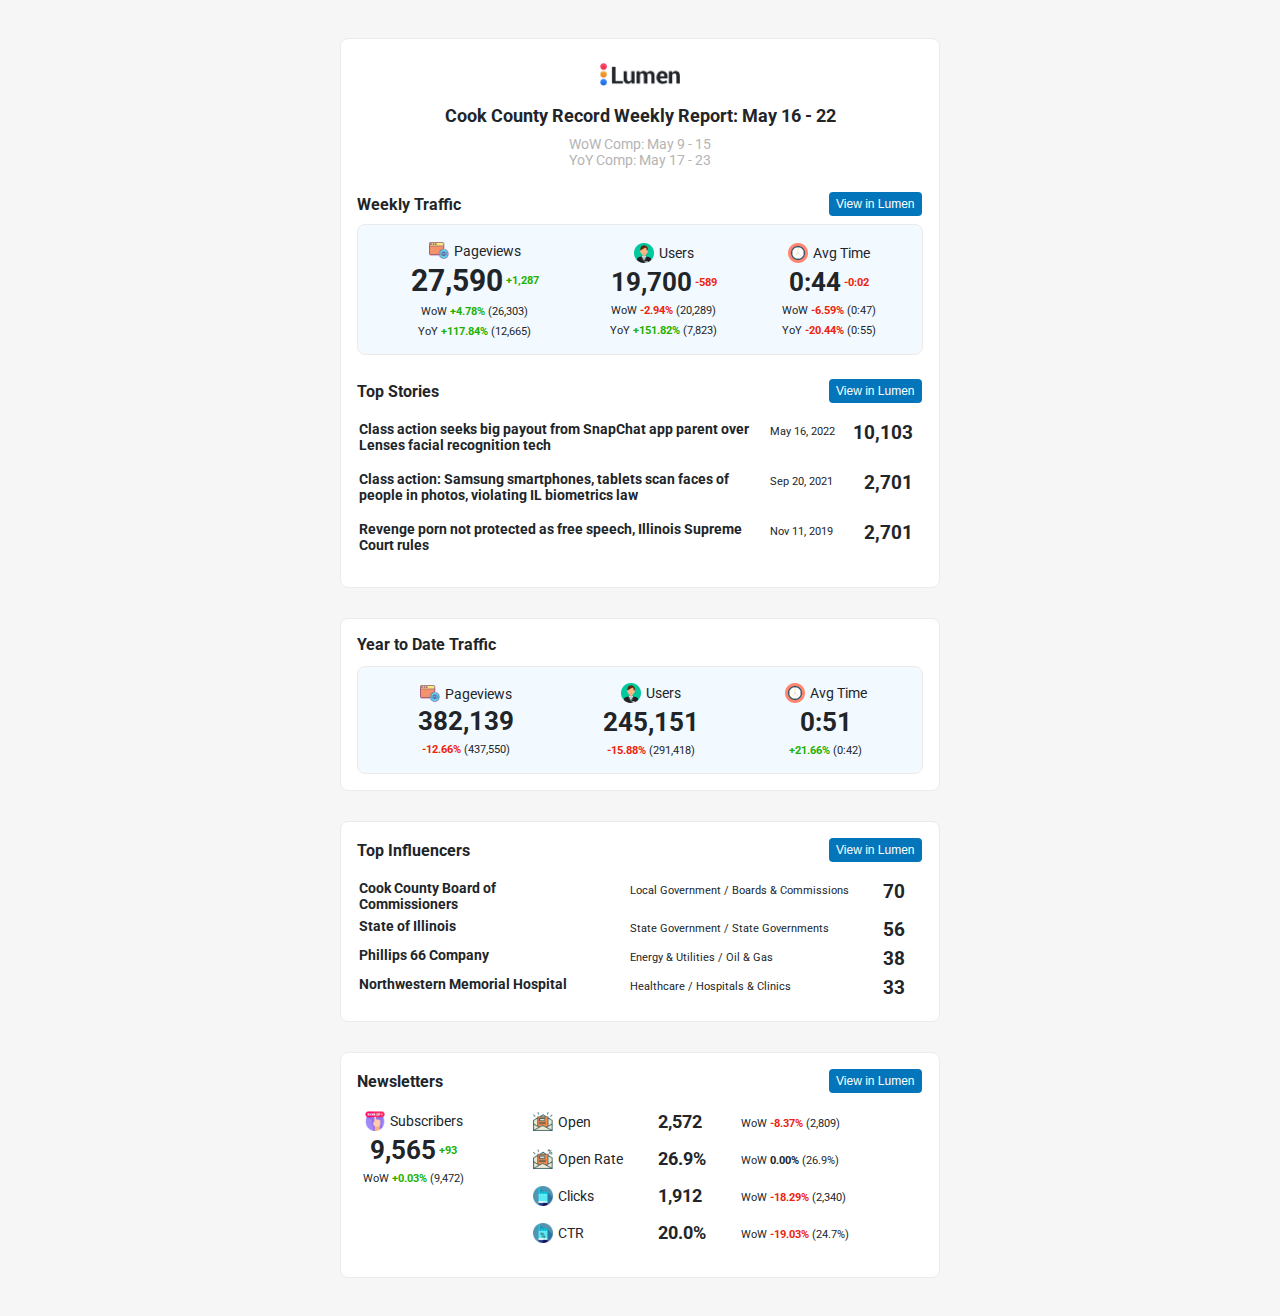
<file: email-project.html>
<!doctype html>
<html lang="en">
	<head>
		<meta charset="utf-8">
		<title>Lumen</title>
		<meta name="viewport" content="width=device-width, initial-scale=1, shrink-to-fit=no">
		<link rel="stylesheet" href="css/emails.css">
	</head>
	
	<body>

		<div class="email-container">
			<div class="email-card">
				<div class="text-center">
					<div class="mt-2">
						<img src="img/brand.png" alt="" width="80">
					</div>			
					<div class="report">Cook County Record Weekly Report: May 16 - 22</div>
					<div class="dates">WoW Comp: May 9 - 15</div>
					<div class="dates mt-0">YoY Comp: May 17 - 23</div>
				</div>
				<div class="mt-4 mb-2">
					<span class="title-button vam">Weekly Traffic</span>
					<span class="btn-box">
						<button class="btn-view vam">View in Lumen</button>
					</span>
				</div>
				<div class="email-card-gray">
					<table class="table-email">
						<thead>
							<tr>
								<td>
									<div>
										<img src="img/email-2.png" alt="" width="20" class="vam">
										<span class="vam published">Pageviews</span>
									</div>
									<div class="mt-1">
										<span class="vam number">27,590</span>
										<span class="vam success">+1,287</span>
									</div>
									<div class="mt-1">
										<span class="vam fz-11">WoW</span>
										<span class="vam success">+4.78%</span>
										<span class="vam fz-11">(26,303)</span>
									</div>
									<div class="mt-1">
										<span class="vam fz-11">YoY</span>
										<span class="vam success">+117.84%</span>
										<span class="vam fz-11">(12,665)</span>
									</div>
								</td>
								<td>
									<div>
										<img src="img/email-3.png" alt="" width="20" class="vam">
										<span class="vam published">Users</span>
									</div>
									<div class="mt-1">
										<span class="vam number-small">19,700</span>
										<span class="vam fail">-589</span>
									</div>
									<div class="mt-1">
										<span class="vam fz-11">WoW</span>
										<span class="vam fail">-2.94%</span>
										<span class="vam fz-11">(20,289)</span>
									</div>
									<div class="mt-1">
										<span class="vam fz-11">YoY</span>
										<span class="vam success">+151.82%</span>
										<span class="vam fz-11">(7,823)</span>
									</div>
								</td>
								<td>
									<div>
										<img src="img/email-4.png" alt="" width="20" class="vam">
										<span class="vam published">Avg Time</span>
									</div>
									<div class="mt-1">
										<span class="vam number-small">0:44</span>
										<span class="vam fail">-0:02</span>
									</div>
									<div class="mt-1">
										<span class="vam fz-11">WoW</span>
										<span class="vam fail">-6.59%</span>
										<span class="vam fz-11">(0:47)</span>
									</div>
									<div class="mt-1">
										<span class="vam fz-11">YoY</span>
										<span class="vam fail">-20.44%</span>
										<span class="vam fz-11">(0:55)</span>
									</div>
								</td>
							</tr>
						</thead>
					</table>
				</div>
				<div class="table-box mt-4">
					<div class="mb-3">
						<span class="title-button vam">Top Stories</span>
						<span class="btn-box">
							<button class="btn-view vam">View in Lumen</button>
						</span>
					</div>
					<div class="table-box">
						<table class="table-black">
							<thead>
								<tr>
									<td>
										<div class="fw-bold">Class action seeks big payout from SnapChat app parent over Lenses facial recognition tech</div>
									</td>
									<td>
										<div class="newspaper">May 16, 2022</div>
									</td>
									<td>
										<div class="number">10,103</div>
									</td>
								</tr>
								<tr>
									<td>
										<div class="fw-bold">Class action: Samsung smartphones, tablets scan faces of people in photos, violating IL biometrics law</div>
									</td>
									<td>
										<div class="newspaper">Sep 20, 2021</div>
									</td>
									<td>
										<div class="number">2,701</div>
									</td>
								</tr>
								<tr>
									<td>
										<div class="fw-bold">Revenge porn not protected as free speech, Illinois Supreme Court rules</div>
									</td>
									<td>
										<div class="newspaper">Nov 11, 2019</div>
									</td>
									<td>
										<div class="number">2,701</div>
									</td>
								</tr>
							</thead>
						</table>					
					</div>
				</div>
			</div>
			<div class="email-card">
				<div class="title">Year to Date Traffic</div>
				<div class="email-card-gray">
					<table class="table-email">
						<thead>
							<tr>
								<td>
									<div>
										<img src="img/email-2.png" alt="" width="20" class="vam">
										<span class="vam published">Pageviews</span>
									</div>
									<div class="mt-1">
										<span class="number-small">382,139</span>
									</div>
									<div class="mt-1">
										<span class="vam fail">-12.66%</span>
										<span class="vam fz-11">(437,550)</span>
									</div>
								</td>
								<td>
									<div>
										<img src="img/email-3.png" alt="" width="20" class="vam">
										<span class="vam published">Users</span>
									</div>
									<div class="mt-1">
										<span class="number-small">245,151</span>
									</div>
									<div class="mt-1">
										<span class="vam fail">-15.88%</span>
										<span class="vam fz-11">(291,418)</span>
									</div>
								</td>
								<td>
									<div>
										<img src="img/email-4.png" alt="" width="20" class="vam">
										<span class="vam published">Avg Time</span>
									</div>
									<div class="mt-1">
										<span class="number-small">0:51</span>
									</div>
									<div class="mt-1">
										<span class="vam success">+21.66%</span>
										<span class="vam fz-11">(0:42)</span>
									</div>
								</td>
							</tr>
						</thead>
					</table>
				</div>
			</div>
			<div class="email-card">
				<div class="mb-3">
					<span class="title-button vam">Top Influencers</span>
					<span class="btn-box">
						<button class="btn-view vam">View in Lumen</button>
					</span>
				</div>
				<div class="table-box">
					<table class="table-black table-black-2">
						<thead>
							<tr>
								<td>
									<div class="fw-bold">Cook County Board of Commissioners</div>
								</td>
								<td>
									<div class="newspaper">Local Government / Boards & Commissions</div>
								</td>
								<td>
									<div class="number">70</div>
								</td>
							</tr>
							<tr>
								<td>
									<div class="fw-bold">State of Illinois</div>
								</td>
								<td>
									<div class="newspaper">State Government / State Governments</div>
								</td>
								<td>
									<div class="number">56</div>
								</td>
							</tr>
							<tr>
								<td>
									<div class="fw-bold">Phillips 66 Company</div>
								</td>
								<td>
									<div class="newspaper">Energy & Utilities / Oil & Gas</div>
								</td>
								<td>
									<div class="number">38</div>
								</td>
							</tr>
							<tr>
								<td>
									<div class="fw-bold">Northwestern Memorial Hospital</div>
								</td>
								<td>
									<div class="newspaper">Healthcare / Hospitals & Clinics</div>
								</td>
								<td>
									<div class="number">33</div>
								</td>
							</tr>
						</thead>
					</table>					
				</div>
			</div>
			<div class="email-card">
				<div class="mb-3">
					<span class="title-button vam">Newsletters</span>
					<span class="btn-box">
						<button class="btn-view vam">View in Lumen</button>
					</span>
				</div>
				<div class="table-box">
					<table class="table-email table-newsletters-small">
						<thead>
							<tr>
								<td>
									<div>
										<img src="img/newsletter-1.png" alt="" width="20" class="vam">
										<span class="vam published">Subscribers</span>
									</div>
									<div class="mt-1">
										<span class="vam number-small">9,565</span>
										<span class="vam success">+93</span>
									</div>
									<div class="mt-1">
										<span class="vam fz-11">WoW</span>
										<span class="vam success">+0.03%</span>
										<span class="vam fz-11">(9,472)</span>
									</div>
								</td>
								<td></td>
								<td></td>
								<td>
									<div class="newsletter-section">
										<div class="newsletter-box">
											<img src="img/newsletter-2.png" alt="" width="20" class="vam">
											<span class="vam published">Open</span>
										</div>
										<div class="newsletter-box">
											<span class="vam number-smallest">2,572</span>
										</div>
										<div class="newsletter-box">
											<span class="vam fz-11">WoW</span>
											<span class="vam fail">-8.37%</span>
											<span class="vam fz-11">(2,809)</span>
										</div>
									</div>
									<div class="newsletter-section">
										<div class="newsletter-box">
											<img src="img/newsletter-3.png" alt="" width="20" class="vam">
											<span class="vam published">Open Rate</span>
										</div>
										<div class="newsletter-box">
											<span class="vam number-smallest">26.9%</span>
										</div>
										<div class="newsletter-box">
											<span class="vam fz-11">WoW</span>
											<span class="vam black">0.00%</span>
											<span class="vam fz-11">(26.9%)</span>
										</div>
									</div>
									<div class="newsletter-section">
										<div class="newsletter-box">
											<img src="img/newsletter-4.png" alt="" width="20" class="vam">
											<span class="vam published">Clicks</span>
										</div>
										<div class="newsletter-box">
											<span class="vam number-smallest">1,912</span>
										</div>
										<div class="newsletter-box">
											<span class="vam fz-11">WoW</span>
											<span class="vam fail">-18.29%</span>
											<span class="vam fz-11">(2,340)</span>
										</div>
									</div>
									<div class="newsletter-section">
										<div class="newsletter-box">
											<img src="img/newsletter-5.png" alt="" width="20" class="vam">
											<span class="vam published">CTR</span>
										</div>
										<div class="newsletter-box">
											<span class="vam number-smallest">20.0%</span>
										</div>
										<div class="newsletter-box">
											<span class="vam fz-11">WoW</span>
											<span class="vam fail">-19.03%</span>
											<span class="vam fz-11">(24.7%)</span>
										</div>
									</div>
								</td>
								<td></td>
								<td></td>
							</tr>
						</thead>
					</table>
				</div>
			</div>
		</div>

	</body>
</html>
</file>
<file: css/emails.css>
@import url("https://fonts.googleapis.com/css2?family=Roboto:ital,wght@0,400;0,500;0,700;1,400;1,500;1,700&display=swap");
* {
  box-sizing: border-box; }

body {
  background: #f6f6f6;
  font-family: "Roboto", sans-serif;
  font-size: 14px;
  color: #212529;
  margin: 0; }

.vam {
  vertical-align: middle; }

.mt-0 {
  margin-top: 0px !important; }

.mt-1 {
  margin-top: 4px; }

.mt-2 {
  margin-top: 8px; }

.mt-3 {
  margin-top: 16px; }

.mt-4 {
  margin-top: 24px; }

.mb-1 {
  margin-bottom: 4px; }

.mb-2 {
  margin-bottom: 8px; }

.mb-3 {
  margin-bottom: 16px; }

.mr-3 {
  margin-right: 16px; }

.text-center {
  text-align: center; }

.fz-11 {
  font-size: 11px; }

.fz-13 {
  font-size: 13px; }

.fw-bold {
  font-weight: bold; }

.fw-normal {
  font-weight: normal; }

.email-container {
  max-width: 630px;
  padding-left: 15px;
  padding-right: 15px;
  margin: 38px auto; }

.email-card {
  background: #FFF;
  border-radius: 8px;
  padding: 16px;
  border: 1px solid #ebebeb;
  margin-bottom: 30px; }

.report {
  font-weight: bold;
  font-size: 18px;
  margin-top: 16px; }

.dates {
  color: #b4b4b4;
  margin-top: 10px; }

.title {
  font-weight: bold;
  font-size: 16px;
  margin-bottom: 12px; }

.title-button {
  font-weight: bold;
  font-size: 16px;
  display: inline-block;
  width: calc(100% - 97px); }

.email-card-gray {
  background: #f2f9ff;
  border-radius: 8px;
  padding: 14px;
  border: 1px solid #ebebeb;
  width: 100%;
  overflow-x: auto; }

.table-email {
  width: 100%;
  white-space: nowrap; }
  .table-email td {
    text-align: center;
    padding: 0 8px; }
  .table-email .published {
    margin-left: 2px; }
  .table-email .number {
    font-weight: bold;
    font-size: 30px; }
  .table-email .number-small {
    font-weight: bold;
    font-size: 26px; }
  .table-email .number-smallest {
    font-weight: bold;
    font-size: 18px; }

.success {
  color: #1eb100;
  font-size: 11px;
  font-weight: bold; }

.fail {
  color: #ed230d;
  font-size: 11px;
  font-weight: bold; }

.black {
  font-size: 11px;
  font-weight: bold; }

.table-box {
  width: 100%;
  overflow-x: auto; }

.table-black {
  width: 100%; }
  .table-black td {
    padding: 0 8px 16px;
    vertical-align: top; }
    .table-black td:first-child {
      padding-left: 0; }
    .table-black td:last-child {
      text-align: right; }
  .table-black .number {
    font-size: 19px;
    font-weight: bold; }
  .table-black .newspaper {
    font-size: 11px;
    white-space: nowrap;
    padding-top: 4px; }

.table-black-2 td {
  padding: 0 16px 4px; }

.table-statistics td {
  vertical-align: middle;
  padding: 0 8px 8px; }
  .table-statistics td:not(:first-child) {
    text-align: center; }
.table-statistics .number {
  font-size: 18px; }

.table-statistics-small td:first-child {
  padding-left: 8px; }
.table-statistics-small td:nth-child(2) {
  text-align: left; }

.table-newsletters td {
  padding-bottom: 20px;
  font-size: 13px; }

.record-title td {
  padding-bottom: 8px;
  font-weight: bold;
  text-align: left;
  font-size: 14px; }

.btn-box {
  display: inline-block;
  width: 92.5px;
  text-align: right; }
  .btn-box .btn-view {
    background: #0376bb;
    border-radius: 4px;
    padding: 5px 7px;
    font-size: 12px;
    cursor: pointer;
    color: #FFF;
    border: 0;
    margin-left: auto;
    transition: 0.3s; }
    .btn-box .btn-view:hover {
      opacity: 0.7; }

.table-newsletters-small td {
  text-align: left;
  vertical-align: top;
  padding: 0 8px; }
  .table-newsletters-small td:first-child {
    padding-left: 0;
    text-align: center; }
.table-newsletters-small .newsletter-section {
  white-space: nowrap;
  padding-bottom: 16px; }
  .table-newsletters-small .newsletter-section .newsletter-box {
    display: inline-block;
    vertical-align: middle;
    padding: 0 8px; }
    .table-newsletters-small .newsletter-section .newsletter-box:first-child {
      width: 35%;
      min-width: 112px; }
    .table-newsletters-small .newsletter-section .newsletter-box:nth-child(2) {
      width: 20%;
      min-width: 80px; }
    .table-newsletters-small .newsletter-section .newsletter-box:last-child {
      width: auto; }

/*# sourceMappingURL=emails.css.map */
</file>
